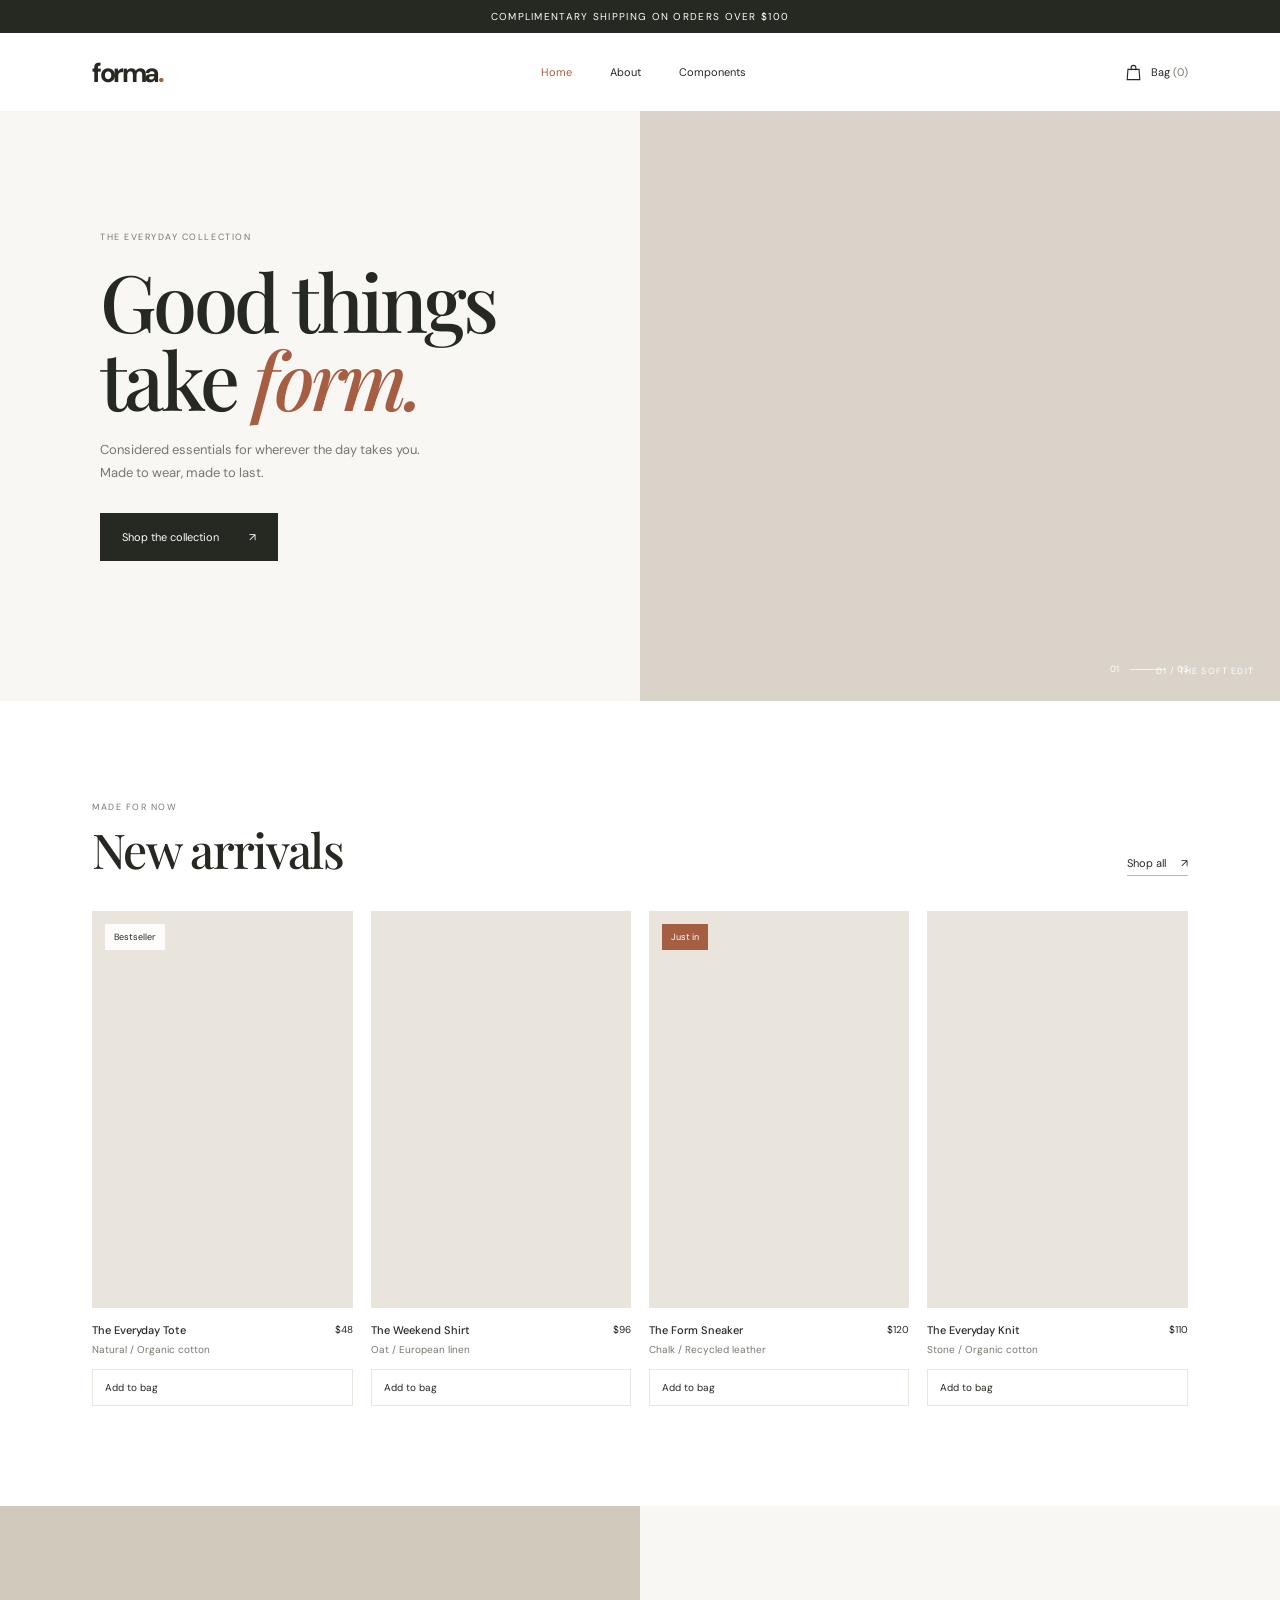
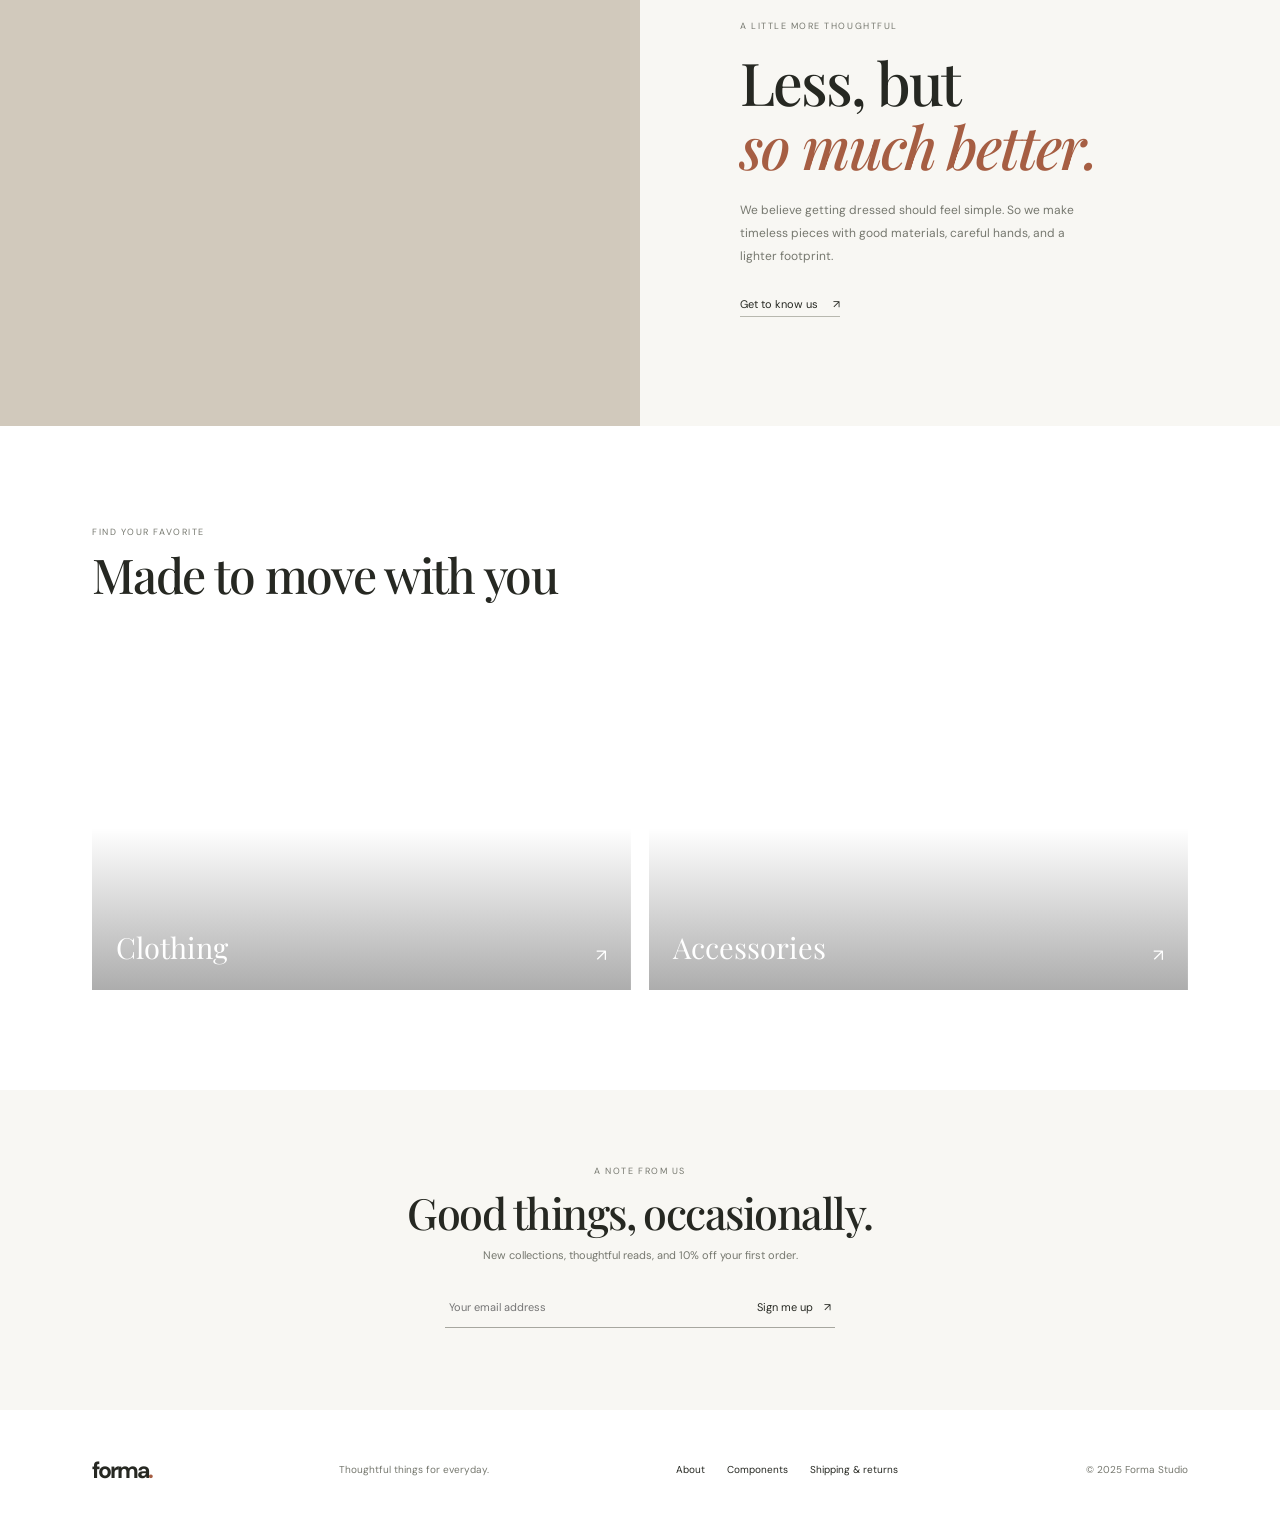
<file: website/index.html>
<!DOCTYPE html>
<html lang="en">
<head>
  <meta charset="UTF-8">
  <meta name="viewport" content="width=device-width, initial-scale=1.0">
  <meta name="description" content="Everyday pieces, thoughtfully made. Shop the latest collection at Forma.">
  <title>Forma — Everyday, elevated</title>
  <link rel="preconnect" href="https://fonts.googleapis.com">
  <link rel="preconnect" href="https://fonts.gstatic.com" crossorigin>
  <link href="https://fonts.googleapis.com/css2?family=DM+Sans:wght@400;500;600;700&family=Playfair+Display:wght@500;600&display=swap" rel="stylesheet">
  <link rel="stylesheet" href="styles.css">
</head>
<body>
  <div class="announcement">Complimentary shipping on orders over $100</div>

  <header class="site-header">
    <a class="wordmark" href="index.html" aria-label="Forma home">forma<span>.</span></a>
    <button class="menu-toggle" type="button" aria-expanded="false" aria-controls="main-nav">
      <span class="visually-hidden">Toggle navigation</span>
      <span></span><span></span>
    </button>
    <nav class="main-nav" id="main-nav" aria-label="Main navigation">
      <a href="index.html" aria-current="page">Home</a>
      <a href="about.html">About</a>
      <a href="components.html">Components</a>
    </nav>
    <button class="bag-link" type="button" aria-label="Shopping bag, 0 items">
      <svg viewBox="0 0 24 24" aria-hidden="true"><path d="M5 8h14l1 13H4L5 8Z"/><path d="M9 9V6a3 3 0 0 1 6 0v3"/></svg>
      <span>Bag <span class="bag-count" aria-live="polite">(0)</span></span>
    </button>
  </header>

  <main>
    <section class="hero" aria-labelledby="hero-title">
      <div class="hero-content">
        <p class="eyebrow">The everyday collection</p>
        <h1 id="hero-title">Good things<br>take <em>form.</em></h1>
        <p class="hero-copy">Considered essentials for wherever the day takes you. Made to wear, made to last.</p>
        <a class="button button-dark" href="#new-arrivals">Shop the collection <span aria-hidden="true">↗</span></a>
      </div>
      <div class="hero-image" role="img" aria-label="Model wearing a relaxed neutral outfit">
        <span class="image-note">01 / THE SOFT EDIT</span>
      </div>
      <div class="hero-index"><span>01</span><span class="index-line"></span><span>03</span></div>
    </section>

    <section class="featured section-wrap" id="new-arrivals">
      <div class="section-heading">
        <div>
          <p class="eyebrow">Made for now</p>
          <h2>New arrivals</h2>
        </div>
        <a class="text-link" href="#collections">Shop all <span aria-hidden="true">↗</span></a>
      </div>

      <div class="product-grid">
        <article class="product-card">
          <a class="product-image product-one" href="#collections" aria-label="Shop The Everyday Tote">
            <span class="badge">Bestseller</span>
            <span class="quick-view">View item <span aria-hidden="true">↗</span></span>
          </a>
          <div class="product-info"><div><h3>The Everyday Tote</h3><p>Natural / Organic cotton</p></div><span>$48</span></div>
          <button class="add-to-bag" type="button" data-product="The Everyday Tote" data-price="48">Add to bag</button>
        </article>
        <article class="product-card">
          <a class="product-image product-two" href="#collections" aria-label="Shop The Weekend Shirt">
            <span class="quick-view">View item <span aria-hidden="true">↗</span></span>
          </a>
          <div class="product-info"><div><h3>The Weekend Shirt</h3><p>Oat / European linen</p></div><span>$96</span></div>
          <button class="add-to-bag" type="button" data-product="The Weekend Shirt" data-price="96">Add to bag</button>
        </article>
        <article class="product-card">
          <a class="product-image product-three" href="#collections" aria-label="Shop The Form Sneaker">
            <span class="badge badge-new">Just in</span>
            <span class="quick-view">View item <span aria-hidden="true">↗</span></span>
          </a>
          <div class="product-info"><div><h3>The Form Sneaker</h3><p>Chalk / Recycled leather</p></div><span>$120</span></div>
          <button class="add-to-bag" type="button" data-product="The Form Sneaker" data-price="120">Add to bag</button>
        </article>
        <article class="product-card">
          <a class="product-image product-four" href="#collections" aria-label="Shop The Everyday Knit">
            <span class="quick-view">View item <span aria-hidden="true">↗</span></span>
          </a>
          <div class="product-info"><div><h3>The Everyday Knit</h3><p>Stone / Organic cotton</p></div><span>$110</span></div>
          <button class="add-to-bag" type="button" data-product="The Everyday Knit" data-price="110">Add to bag</button>
        </article>
      </div>
    </section>

    <section class="story" id="our-story">
      <div class="story-image" role="img" aria-label="Thoughtful, sustainable clothing details"></div>
      <div class="story-copy">
        <p class="eyebrow">A little more thoughtful</p>
        <h2>Less, but<br><em>so much better.</em></h2>
        <p>We believe getting dressed should feel simple. So we make timeless pieces with good materials, careful hands, and a lighter footprint.</p>
        <a class="text-link" href="about.html">Get to know us <span aria-hidden="true">↗</span></a>
      </div>
    </section>

    <section class="collections section-wrap" id="collections">
      <div class="section-heading">
        <div><p class="eyebrow">Find your favorite</p><h2>Made to move with you</h2></div>
      </div>
      <div class="collection-grid">
        <a href="#new-arrivals" class="collection-card collection-clothing"><span>Clothing</span><span aria-hidden="true">↗</span></a>
        <a href="#new-arrivals" class="collection-card collection-accessories"><span>Accessories</span><span aria-hidden="true">↗</span></a>
      </div>
    </section>

    <section class="newsletter">
      <p class="eyebrow">A note from us</p>
      <h2>Good things, occasionally.</h2>
      <p>New collections, thoughtful reads, and 10% off your first order.</p>
      <form class="signup-form" action="#" method="get">
        <label class="visually-hidden" for="email">Email address</label>
        <input id="email" type="email" name="email" placeholder="Your email address" required>
        <button type="submit" aria-label="Subscribe">Sign me up <span aria-hidden="true">↗</span></button>
      </form>
    </section>
  </main>

  <footer class="site-footer">
    <a class="wordmark" href="index.html" aria-label="Forma home">forma<span>.</span></a>
    <p>Thoughtful things for everyday.</p>
    <div class="footer-links"><a href="about.html">About</a><a href="components.html">Components</a><a href="#collections">Shipping & returns</a></div>
    <span class="copyright">© 2025 Forma Studio</span>
  </footer>
  <p class="site-message" role="status" aria-live="polite"></p>
  <script src="site.js" defer></script>
</body>
</html>
</file>
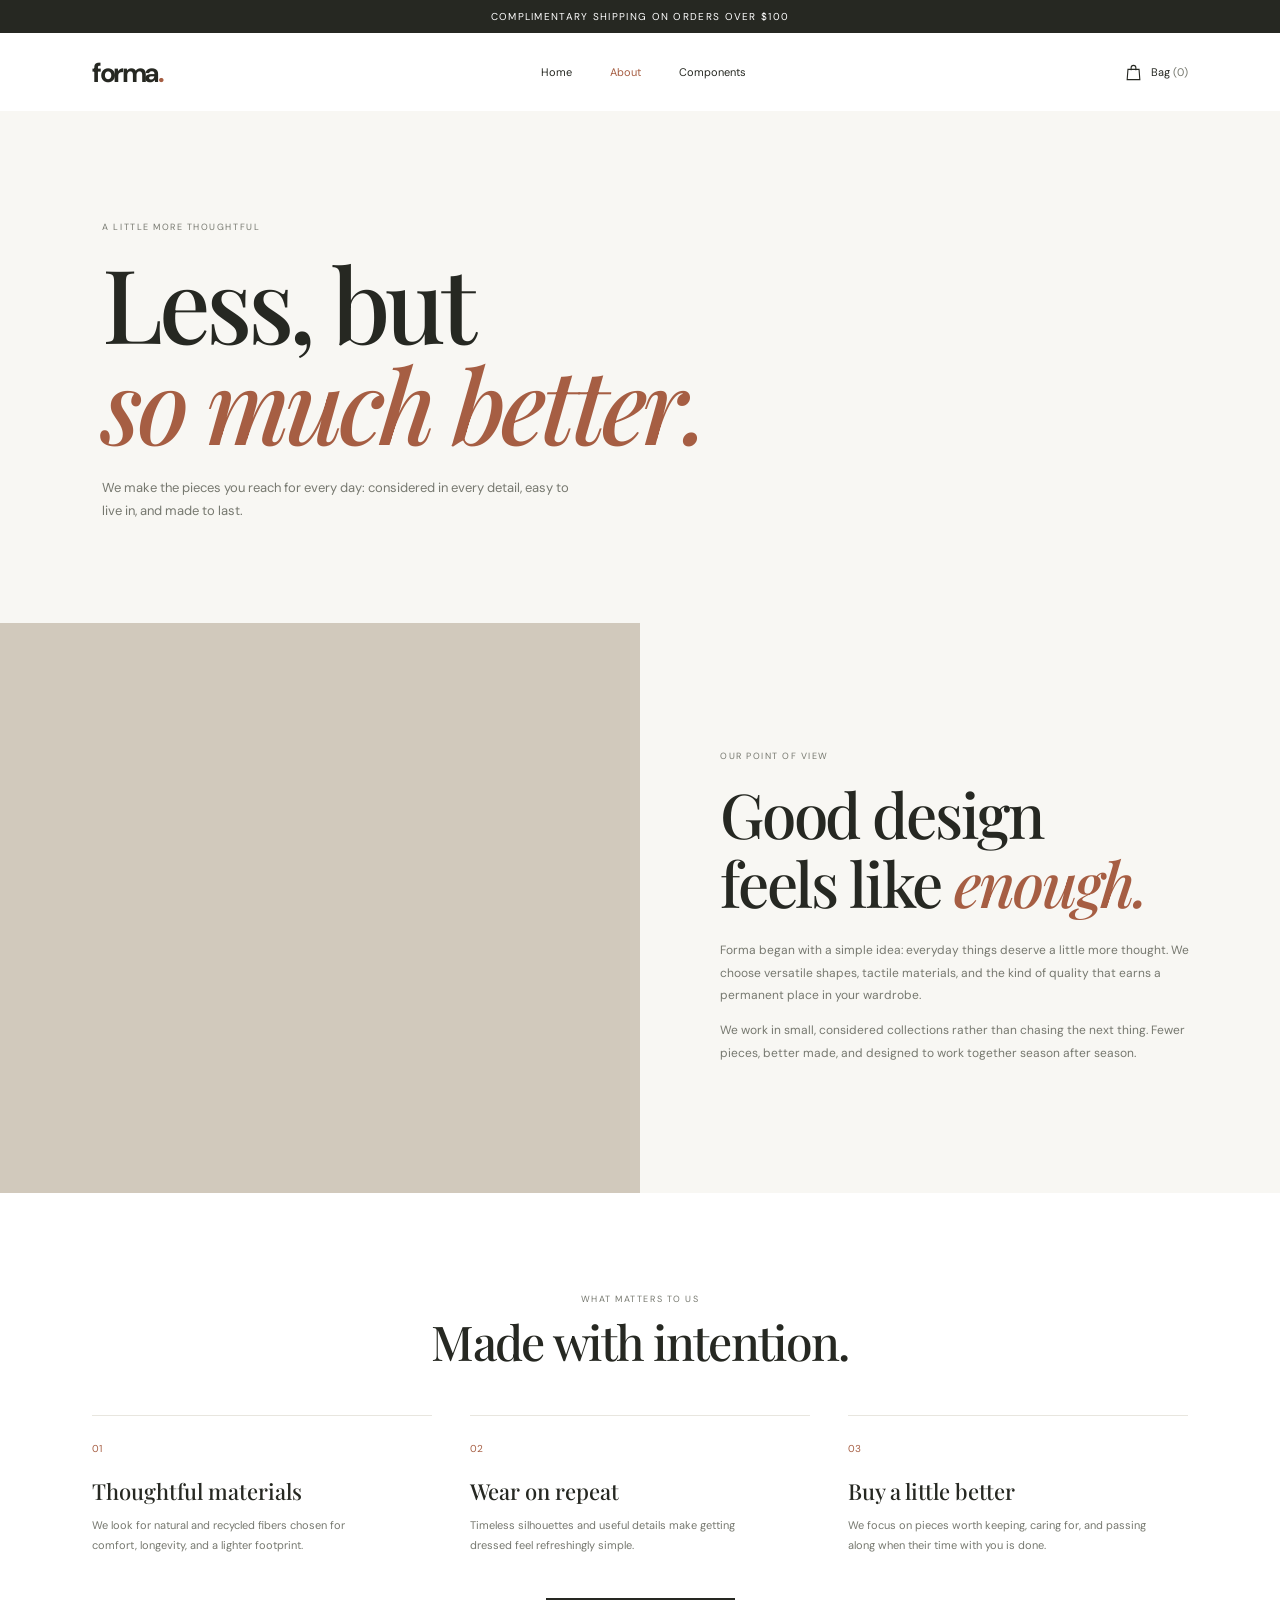
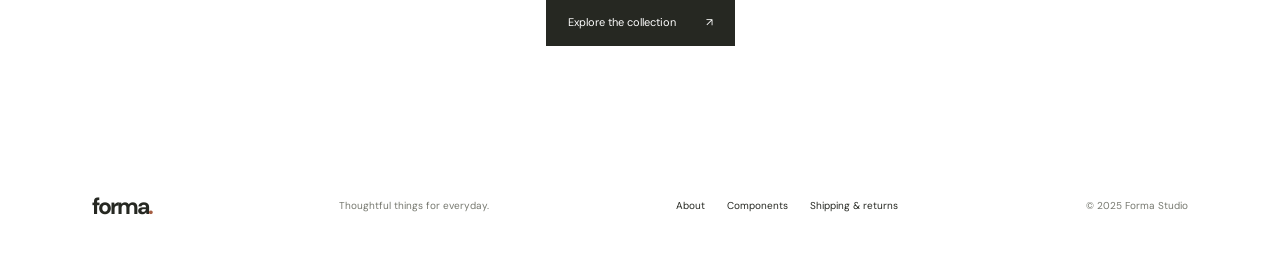
<file: website/about.html>
<!DOCTYPE html>
<html lang="en">
<head>
  <meta charset="UTF-8">
  <meta name="viewport" content="width=device-width, initial-scale=1.0">
  <meta name="description" content="Get to know Forma: thoughtful essentials, made with care and designed for everyday life.">
  <title>About — Forma</title>
  <link rel="preconnect" href="https://fonts.googleapis.com">
  <link rel="preconnect" href="https://fonts.gstatic.com" crossorigin>
  <link href="https://fonts.googleapis.com/css2?family=DM+Sans:wght@400;500;600;700&family=Playfair+Display:wght@500;600&display=swap" rel="stylesheet">
  <link rel="stylesheet" href="styles.css">
</head>
<body>
  <div class="announcement">Complimentary shipping on orders over $100</div>
  <header class="site-header">
    <a class="wordmark" href="index.html" aria-label="Forma home">forma<span>.</span></a>
    <button class="menu-toggle" type="button" aria-expanded="false" aria-controls="main-nav">
      <span class="visually-hidden">Toggle navigation</span><span></span><span></span>
    </button>
    <nav class="main-nav" id="main-nav" aria-label="Main navigation">
      <a href="index.html">Home</a>
      <a href="about.html" aria-current="page">About</a>
      <a href="components.html">Components</a>
    </nav>
    <button class="bag-link" type="button" aria-label="Shopping bag, 0 items">
      <svg viewBox="0 0 24 24" aria-hidden="true"><path d="M5 8h14l1 13H4L5 8Z"/><path d="M9 9V6a3 3 0 0 1 6 0v3"/></svg>
      <span>Bag <span class="bag-count" aria-live="polite">(0)</span></span>
    </button>
  </header>

  <main>
    <section class="page-intro about-intro">
      <p class="eyebrow">A little more thoughtful</p>
      <h1>Less, but<br><em>so much better.</em></h1>
      <p>We make the pieces you reach for every day: considered in every detail, easy to live in, and made to last.</p>
    </section>
    <section class="about-feature">
      <div class="about-image" role="img" aria-label="Friends sharing a relaxed day together"></div>
      <div class="about-copy">
        <p class="eyebrow">Our point of view</p>
        <h2>Good design<br>feels like <em>enough.</em></h2>
        <p>Forma began with a simple idea: everyday things deserve a little more thought. We choose versatile shapes, tactile materials, and the kind of quality that earns a permanent place in your wardrobe.</p>
        <p>We work in small, considered collections rather than chasing the next thing. Fewer pieces, better made, and designed to work together season after season.</p>
      </div>
    </section>
    <section class="values section-wrap">
      <p class="eyebrow">What matters to us</p>
      <h2>Made with intention.</h2>
      <div class="value-grid">
        <article><span>01</span><h3>Thoughtful materials</h3><p>We look for natural and recycled fibers chosen for comfort, longevity, and a lighter footprint.</p></article>
        <article><span>02</span><h3>Wear on repeat</h3><p>Timeless silhouettes and useful details make getting dressed feel refreshingly simple.</p></article>
        <article><span>03</span><h3>Buy a little better</h3><p>We focus on pieces worth keeping, caring for, and passing along when their time with you is done.</p></article>
      </div>
      <a class="button button-dark" href="components.html">Explore the collection <span aria-hidden="true">↗</span></a>
    </section>
  </main>

  <footer class="site-footer">
    <a class="wordmark" href="index.html" aria-label="Forma home">forma<span>.</span></a>
    <p>Thoughtful things for everyday.</p>
    <div class="footer-links"><a href="about.html">About</a><a href="components.html">Components</a><a href="index.html#collections">Shipping & returns</a></div>
    <span class="copyright">© 2025 Forma Studio</span>
  </footer>
  <p class="site-message" role="status" aria-live="polite"></p>
  <script src="site.js" defer></script>
</body>
</html>
</file>
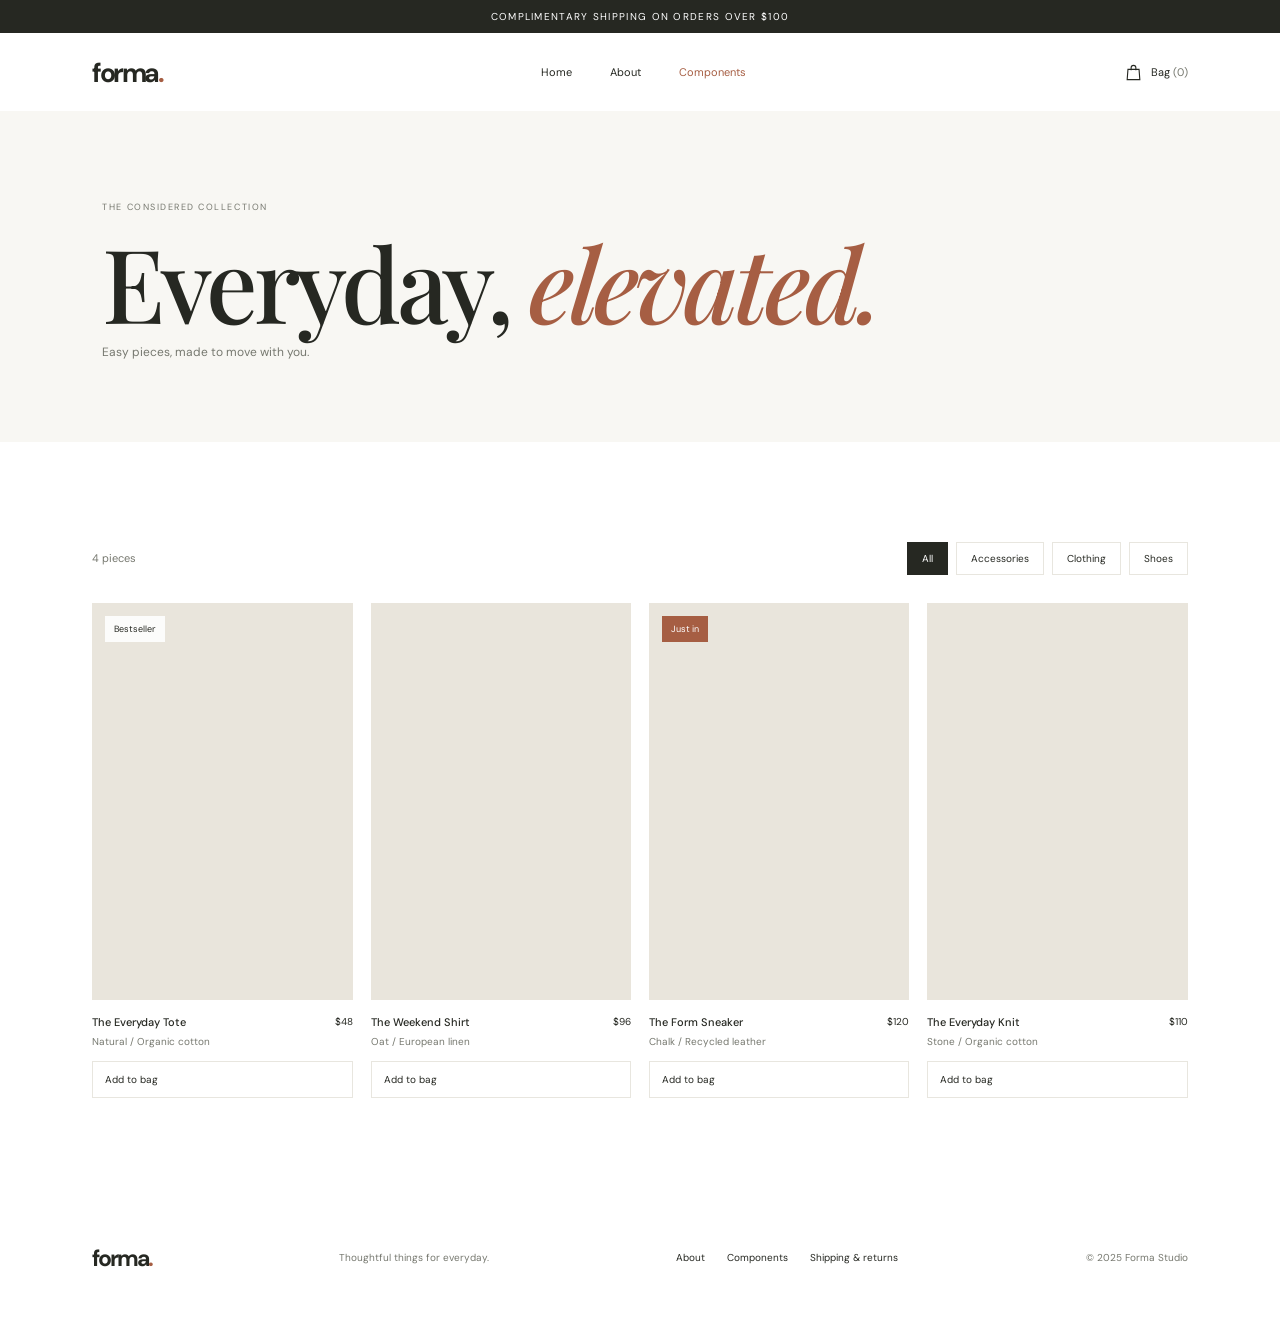
<file: website/components.html>
<!DOCTYPE html>
<html lang="en">
<head>
  <meta charset="UTF-8">
  <meta name="viewport" content="width=device-width, initial-scale=1.0">
  <meta name="description" content="Explore considered everyday clothing and accessories from Forma.">
  <title>Components — Forma</title>
  <link rel="preconnect" href="https://fonts.googleapis.com">
  <link rel="preconnect" href="https://fonts.gstatic.com" crossorigin>
  <link href="https://fonts.googleapis.com/css2?family=DM+Sans:wght@400;500;600;700&family=Playfair+Display:wght@500;600&display=swap" rel="stylesheet">
  <link rel="stylesheet" href="styles.css">
</head>
<body>
  <div class="announcement">Complimentary shipping on orders over $100</div>
  <header class="site-header">
    <a class="wordmark" href="index.html" aria-label="Forma home">forma<span>.</span></a>
    <button class="menu-toggle" type="button" aria-expanded="false" aria-controls="main-nav">
      <span class="visually-hidden">Toggle navigation</span><span></span><span></span>
    </button>
    <nav class="main-nav" id="main-nav" aria-label="Main navigation">
      <a href="index.html">Home</a>
      <a href="about.html">About</a>
      <a href="components.html" aria-current="page">Components</a>
    </nav>
    <button class="bag-link" type="button" aria-label="Shopping bag, 0 items">
      <svg viewBox="0 0 24 24" aria-hidden="true"><path d="M5 8h14l1 13H4L5 8Z"/><path d="M9 9V6a3 3 0 0 1 6 0v3"/></svg>
      <span>Bag <span class="bag-count" aria-live="polite">(0)</span></span>
    </button>
  </header>

  <main>
    <section class="catalog-intro">
      <p class="eyebrow">The considered collection</p>
      <h1>Everyday, <em>elevated.</em></h1>
      <p>Easy pieces, made to move with you.</p>
    </section>
    <section class="catalog section-wrap" aria-labelledby="catalog-title">
      <div class="catalog-toolbar">
        <h2 id="catalog-title" class="visually-hidden">Shop all products</h2>
        <p><span data-product-count>4</span> pieces</p>
        <div class="filter-controls" role="group" aria-label="Filter products">
          <button type="button" class="filter-button is-active" data-filter="all" aria-pressed="true">All</button>
          <button type="button" class="filter-button" data-filter="accessories" aria-pressed="false">Accessories</button>
          <button type="button" class="filter-button" data-filter="clothing" aria-pressed="false">Clothing</button>
          <button type="button" class="filter-button" data-filter="shoes" aria-pressed="false">Shoes</button>
        </div>
      </div>
      <div class="product-grid catalog-grid">
        <article class="product-card" data-category="accessories">
          <a class="product-image product-one" href="index.html#new-arrivals" aria-label="The Everyday Tote details"><span class="badge">Bestseller</span><span class="quick-view">View item <span aria-hidden="true">↗</span></span></a>
          <div class="product-info"><div><h3>The Everyday Tote</h3><p>Natural / Organic cotton</p></div><span>$48</span></div>
          <button class="add-to-bag" type="button" data-product="The Everyday Tote" data-price="48">Add to bag</button>
        </article>
        <article class="product-card" data-category="clothing">
          <a class="product-image product-two" href="index.html#new-arrivals" aria-label="The Weekend Shirt details"><span class="quick-view">View item <span aria-hidden="true">↗</span></span></a>
          <div class="product-info"><div><h3>The Weekend Shirt</h3><p>Oat / European linen</p></div><span>$96</span></div>
          <button class="add-to-bag" type="button" data-product="The Weekend Shirt" data-price="96">Add to bag</button>
        </article>
        <article class="product-card" data-category="shoes">
          <a class="product-image product-three" href="index.html#new-arrivals" aria-label="The Form Sneaker details"><span class="badge badge-new">Just in</span><span class="quick-view">View item <span aria-hidden="true">↗</span></span></a>
          <div class="product-info"><div><h3>The Form Sneaker</h3><p>Chalk / Recycled leather</p></div><span>$120</span></div>
          <button class="add-to-bag" type="button" data-product="The Form Sneaker" data-price="120">Add to bag</button>
        </article>
        <article class="product-card" data-category="clothing">
          <a class="product-image product-four" href="index.html#new-arrivals" aria-label="The Everyday Knit details"><span class="quick-view">View item <span aria-hidden="true">↗</span></span></a>
          <div class="product-info"><div><h3>The Everyday Knit</h3><p>Stone / Organic cotton</p></div><span>$110</span></div>
          <button class="add-to-bag" type="button" data-product="The Everyday Knit" data-price="110">Add to bag</button>
        </article>
      </div>
      <p class="empty-products" hidden>No pieces in this category just yet.</p>
    </section>
  </main>

  <footer class="site-footer">
    <a class="wordmark" href="index.html" aria-label="Forma home">forma<span>.</span></a>
    <p>Thoughtful things for everyday.</p>
    <div class="footer-links"><a href="about.html">About</a><a href="components.html">Components</a><a href="index.html#collections">Shipping & returns</a></div>
    <span class="copyright">© 2025 Forma Studio</span>
  </footer>
  <p class="site-message" role="status" aria-live="polite"></p>
  <script src="site.js" defer></script>
</body>
</html>
</file>
<file: website/styles.css>
:root {
  --ink: #262822;
  --muted: #76786f;
  --paper: #f8f7f3;
  --sand: #e9e5dc;
  --accent: #a65e43;
  --line: #e8e6df;
  --sans: "DM Sans", sans-serif;
  --serif: "Playfair Display", Georgia, serif;
}

* { box-sizing: border-box; }

html { scroll-behavior: smooth; }

body {
  margin: 0;
  color: var(--ink);
  background: #fff;
  font-family: var(--sans);
  font-size: 14px;
  -webkit-font-smoothing: antialiased;
}

a { color: inherit; text-decoration: none; }

.announcement {
  padding: 10px 20px;
  color: #fff;
  background: var(--ink);
  text-align: center;
  font-size: 10px;
  letter-spacing: .13em;
  text-transform: uppercase;
}

.site-header {
  height: 78px;
  padding: 0 7.2%;
  display: flex;
  align-items: center;
  justify-content: space-between;
  background: #fff;
}

.wordmark {
  font-size: 27px;
  font-weight: 700;
  letter-spacing: -.09em;
}

.wordmark span { color: var(--accent); }

.main-nav, .footer-links {
  display: flex;
  align-items: center;
  gap: 38px;
}

.main-nav a, .bag-link, .footer-links a {
  font-size: 11px;
  transition: color .2s ease;
}

.main-nav a:hover, .bag-link:hover, .footer-links a:hover { color: var(--accent); }
.main-nav a[aria-current="page"] { color: var(--accent); }

.bag-link {
  display: flex;
  align-items: center;
  gap: 8px;
  padding: 8px 0;
  border: 0;
  background: transparent;
  color: inherit;
  font-family: var(--sans);
  cursor: pointer;
}
.bag-link svg { width: 19px; fill: none; stroke: currentColor; stroke-width: 1.4; }
.bag-count { color: var(--muted); }
.menu-toggle { display: none; }

.hero {
  min-height: 590px;
  position: relative;
  display: grid;
  grid-template-columns: 1fr 1fr;
  background: var(--paper);
}

.hero-content {
  align-self: center;
  justify-self: center;
  width: min(440px, 78%);
  padding: 55px 0 75px;
  z-index: 1;
}

.eyebrow {
  margin: 0 0 18px;
  color: var(--muted);
  font-size: 9px;
  letter-spacing: .17em;
  text-transform: uppercase;
}

h1, h2, h3, p { margin-top: 0; }

h1, h2 {
  font-family: var(--serif);
  font-weight: 500;
}

h1 {
  margin-bottom: 20px;
  font-size: clamp(52px, 6.2vw, 84px);
  line-height: .99;
  letter-spacing: -.045em;
}

h1 em, .story-copy h2 em { color: var(--accent); font-weight: 500; }

.hero-copy {
  max-width: 350px;
  margin-bottom: 29px;
  color: var(--muted);
  font-size: 13px;
  line-height: 1.8;
}

.button {
  min-height: 48px;
  padding: 0 22px;
  display: inline-flex;
  align-items: center;
  justify-content: space-between;
  gap: 30px;
  font-size: 11px;
  transition: background .2s ease, color .2s ease;
}

.button-dark { color: #fff; background: var(--ink); }
.button-dark:hover { background: var(--accent); }

.hero-image {
  position: relative;
  min-height: 590px;
  background: #d9d3c9 url("https://images.unsplash.com/photo-1539109136881-3be0616acf4b?auto=format&fit=crop&w=1400&q=85") center 38% / cover;
}

.image-note {
  position: absolute;
  right: 26px;
  bottom: 24px;
  color: #fff;
  font-size: 9px;
  letter-spacing: .13em;
}

.hero-index {
  position: absolute;
  right: 7.2%;
  bottom: 26px;
  display: flex;
  align-items: center;
  gap: 11px;
  color: #fff;
  font-size: 9px;
}

.index-line { width: 36px; height: 1px; background: rgba(255,255,255,.7); }

.section-wrap { padding: 100px 7.2%; }

.section-heading {
  margin-bottom: 35px;
  display: flex;
  align-items: end;
  justify-content: space-between;
}

.section-heading .eyebrow { margin-bottom: 10px; }

h2 {
  margin-bottom: 0;
  font-size: clamp(32px, 4vw, 48px);
  line-height: 1.1;
  letter-spacing: -.035em;
}

.text-link {
  padding-bottom: 5px;
  border-bottom: 1px solid #b8b8af;
  font-size: 11px;
}

.text-link span { margin-left: 12px; }
.text-link:hover { color: var(--accent); border-color: var(--accent); }

.product-grid {
  display: grid;
  grid-template-columns: repeat(4, 1fr);
  gap: 18px;
}

.product-image {
  height: clamp(250px, 31vw, 410px);
  position: relative;
  display: block;
  overflow: hidden;
  background-color: var(--sand);
  background-position: center;
  background-size: cover;
}

.product-image::after {
  position: absolute;
  inset: 0;
  background: rgba(38, 40, 34, 0);
  content: "";
  transition: background .25s ease;
}

.product-image:hover::after { background: rgba(38, 40, 34, .08); }
.product-one { background-image: url("https://images.unsplash.com/photo-1590874103328-eac38a683ce7?auto=format&fit=crop&w=800&q=80"); }
.product-two { background-image: url("https://images.unsplash.com/photo-1598554747436-c9293d6a588f?auto=format&fit=crop&w=800&q=80"); }
.product-three { background-image: url("https://images.unsplash.com/photo-1549298916-b41d501d3772?auto=format&fit=crop&w=800&q=80"); }
.product-four { background-image: url("https://images.unsplash.com/photo-1576566588028-4147f3842f27?auto=format&fit=crop&w=800&q=80"); }

.badge {
  position: absolute;
  top: 13px;
  left: 13px;
  z-index: 1;
  padding: 7px 9px;
  background: rgba(255,255,255,.88);
  font-size: 9px;
}

.badge-new { color: white; background: var(--accent); }

.quick-view {
  position: absolute;
  right: 12px;
  bottom: 12px;
  left: 12px;
  z-index: 1;
  padding: 13px;
  display: flex;
  justify-content: space-between;
  color: var(--ink);
  background: rgba(255,255,255,.94);
  font-size: 10px;
  opacity: 0;
  transform: translateY(5px);
  transition: opacity .2s ease, transform .2s ease;
}

.product-image:hover .quick-view, .product-image:focus-visible .quick-view { opacity: 1; transform: translateY(0); }

.product-info {
  padding-top: 15px;
  display: flex;
  align-items: start;
  justify-content: space-between;
  gap: 8px;
}

.product-info h3 { margin-bottom: 6px; font-size: 11px; font-weight: 500; }
.product-info p, .product-info > span { margin: 0; color: var(--muted); font-size: 10px; }
.product-info > span { color: var(--ink); }

.add-to-bag {
  width: 100%;
  margin-top: 13px;
  padding: 11px 12px;
  border: 1px solid var(--line);
  background: transparent;
  color: var(--ink);
  font: 10px var(--sans);
  text-align: left;
  cursor: pointer;
  transition: border-color .2s ease, background .2s ease, color .2s ease;
}

.add-to-bag:hover, .add-to-bag:focus-visible {
  border-color: var(--ink);
  background: var(--ink);
  color: #fff;
}

.story {
  min-height: 520px;
  display: grid;
  grid-template-columns: 1fr 1fr;
  background: var(--paper);
}

.story-image {
  min-height: 520px;
  background: #d1c9bc url("https://images.unsplash.com/photo-1483985988355-763728e1935b?auto=format&fit=crop&w=1300&q=85") center 45% / cover;
}

.story-copy {
  width: min(440px, 76%);
  align-self: center;
  justify-self: center;
  padding: 65px 0;
}

.story-copy h2 { margin-bottom: 20px; font-size: clamp(38px, 4.8vw, 59px); }
.story-copy > p:not(.eyebrow) { max-width: 360px; margin-bottom: 26px; color: var(--muted); font-size: 12px; line-height: 1.9; }

.collections .section-heading { margin-bottom: 30px; }
.collection-grid { display: grid; grid-template-columns: 1fr 1fr; gap: 18px; }

.collection-card {
  min-height: 360px;
  padding: 24px;
  display: flex;
  align-items: end;
  justify-content: space-between;
  color: #fff;
  background-position: center;
  background-size: cover;
  font-family: var(--serif);
  font-size: 29px;
  transition: background-size .3s ease;
}

.collection-clothing { background-image: linear-gradient(0deg, rgba(20,20,20,.35), transparent 45%), url("https://images.unsplash.com/photo-1483985988355-763728e1935b?auto=format&fit=crop&w=1200&q=80"); }
.collection-accessories { background-image: linear-gradient(0deg, rgba(20,20,20,.35), transparent 45%), url("https://images.unsplash.com/photo-1490481651871-ab68de25d43d?auto=format&fit=crop&w=1200&q=80"); }
.collection-card > span:last-child { font-family: var(--sans); font-size: 17px; }

.newsletter {
  padding: 75px 20px 82px;
  text-align: center;
  background: var(--paper);
}

.newsletter .eyebrow { margin-bottom: 12px; }
.newsletter h2 { margin-bottom: 11px; font-size: clamp(30px, 4vw, 43px); }
.newsletter > p:not(.eyebrow) { margin-bottom: 25px; color: var(--muted); font-size: 11px; }

.signup-form {
  width: min(390px, 100%);
  margin: auto;
  display: flex;
  border-bottom: 1px solid #a7a79f;
}

.signup-form input {
  min-width: 0;
  flex: 1;
  padding: 13px 4px;
  border: 0;
  outline: 0;
  background: transparent;
  font: 11px var(--sans);
}

.signup-form button {
  border: 0;
  padding: 0 4px;
  background: transparent;
  color: var(--ink);
  font: 11px var(--sans);
  cursor: pointer;
}

.signup-form button span { margin-left: 8px; }

.site-footer {
  min-height: 120px;
  padding: 28px 7.2%;
  display: flex;
  align-items: center;
  justify-content: space-between;
  gap: 24px;
}

.site-footer .wordmark { font-size: 23px; }
.site-footer > p, .copyright { margin: 0; color: var(--muted); font-size: 10px; }
.footer-links { gap: 22px; }
.footer-links a { font-size: 10px; }

.page-intro, .catalog-intro {
  padding: 110px 8% 100px;
  background: var(--paper);
}

.page-intro h1, .catalog-intro h1 {
  max-width: 800px;
  margin-bottom: 22px;
  font-size: clamp(54px, 8vw, 104px);
}

.page-intro h1 em, .catalog-intro h1 em, .about-copy h2 em { color: var(--accent); font-weight: 500; }
.page-intro > p:last-child, .catalog-intro > p:last-child { max-width: 470px; margin-bottom: 0; color: var(--muted); font-size: 13px; line-height: 1.8; }

.about-feature { display: grid; grid-template-columns: 1fr 1fr; background: var(--paper); }
.about-image {
  min-height: 570px;
  background: #d1c9bc url("https://images.unsplash.com/photo-1483985988355-763728e1935b?auto=format&fit=crop&w=1300&q=85") center 45% / cover;
}
.about-copy { width: min(480px, 78%); align-self: center; justify-self: center; padding: 75px 0; }
.about-copy h2 { margin-bottom: 22px; font-size: clamp(40px, 5vw, 62px); }
.about-copy > p:not(.eyebrow) { color: var(--muted); font-size: 12px; line-height: 1.9; }
.about-copy > p:last-child { margin-bottom: 0; }

.values { text-align: center; }
.values > .eyebrow { margin-bottom: 10px; }
.values > h2 { margin-bottom: 48px; }
.value-grid { margin-bottom: 42px; display: grid; grid-template-columns: repeat(3, 1fr); gap: 38px; text-align: left; }
.value-grid article { padding-top: 22px; border-top: 1px solid var(--line); }
.value-grid article > span { color: var(--accent); font-size: 10px; }
.value-grid h3 { margin: 20px 0 10px; font-family: var(--serif); font-size: 22px; font-weight: 500; }
.value-grid p { max-width: 300px; margin-bottom: 0; color: var(--muted); font-size: 11px; line-height: 1.8; }

.catalog-intro { padding-top: 90px; padding-bottom: 78px; }
.catalog-intro h1 { margin-bottom: 10px; }
.catalog-intro > p:last-child { font-size: 12px; }
.catalog-toolbar { margin-bottom: 28px; display: flex; align-items: center; justify-content: space-between; gap: 24px; }
.catalog-toolbar > p { margin: 0; color: var(--muted); font-size: 11px; }
.filter-controls { display: flex; gap: 8px; }
.filter-button { padding: 9px 14px; border: 1px solid var(--line); background: transparent; color: var(--ink); font: 10px var(--sans); cursor: pointer; }
.filter-button:hover, .filter-button.is-active { border-color: var(--ink); background: var(--ink); color: #fff; }
.catalog-grid { row-gap: 38px; }
.empty-products { padding: 45px 0; color: var(--muted); font-size: 12px; text-align: center; }
.site-message { position: fixed; z-index: 5; right: 20px; bottom: 20px; max-width: min(400px, calc(100vw - 40px)); margin: 0; padding: 14px 18px; background: var(--ink); color: #fff; font-size: 11px; line-height: 1.6; }
.site-message:empty { display: none; }

.visually-hidden {
  position: absolute;
  width: 1px;
  height: 1px;
  padding: 0;
  margin: -1px;
  overflow: hidden;
  clip: rect(0, 0, 0, 0);
  white-space: nowrap;
  border: 0;
}

@media (max-width: 800px) {
  .site-header { height: 68px; padding: 0 5%; }
  .main-nav { gap: 18px; }
  .hero { min-height: 500px; grid-template-columns: .9fr 1.1fr; }
  .hero-image { min-height: 500px; }
  .hero-content { width: 82%; }
  .section-wrap { padding: 75px 5%; }
  .product-grid { grid-template-columns: repeat(2, 1fr); row-gap: 28px; }
  .product-image { height: clamp(280px, 55vw, 430px); }
  .site-footer { padding: 28px 5%; flex-wrap: wrap; }
  .page-intro, .catalog-intro { padding-right: 5%; padding-left: 5%; }
}

@media (max-width: 560px) {
  .announcement { font-size: 8px; }
  .site-header { height: 62px; }
  .wordmark { font-size: 24px; }
  .site-header { position: relative; }
  .menu-toggle {
    width: 34px;
    height: 34px;
    margin-left: auto;
    padding: 8px 5px;
    display: flex;
    flex-direction: column;
    justify-content: center;
    gap: 5px;
    border: 0;
    background: transparent;
    cursor: pointer;
  }
  .menu-toggle > span:not(.visually-hidden) { width: 22px; height: 1px; background: var(--ink); }
  .main-nav {
    position: absolute;
    z-index: 4;
    top: 100%;
    right: 0;
    left: 0;
    padding: 0 5%;
    display: none;
    align-items: stretch;
    gap: 0;
    background: #fff;
    box-shadow: 0 12px 18px rgba(38, 40, 34, .08);
  }
  .main-nav.is-open { display: flex; flex-direction: column; }
  .main-nav a { padding: 15px 0; border-top: 1px solid var(--line); }
  .bag-link { margin-left: 12px; }
  .hero { min-height: auto; grid-template-columns: 1fr; }
  .hero-content { width: 84%; padding: 58px 0 45px; }
  h1 { font-size: 64px; }
  .hero-image { min-height: 390px; }
  .hero-index { right: 6%; bottom: 20px; }
  .section-wrap { padding: 64px 5%; }
  .section-heading { margin-bottom: 24px; }
  .section-heading h2 { font-size: 34px; }
  .product-grid { gap: 25px 12px; }
  .product-image { height: 57vw; min-height: 210px; }
  .quick-view { display: none; }
  .product-info { padding-top: 11px; }
  .product-info h3 { font-size: 10px; }
  .product-info p, .product-info > span { font-size: 9px; }
  .story { grid-template-columns: 1fr; }
  .story-image { min-height: 360px; }
  .story-copy { width: 84%; padding: 53px 0 62px; }
  .collection-grid { grid-template-columns: 1fr; gap: 12px; }
  .collection-card { min-height: 310px; }
  .newsletter { padding: 63px 8%; }
  .site-footer { justify-content: center; text-align: center; }
  .site-footer .wordmark { flex-basis: 100%; }
  .site-footer > p { flex-basis: 100%; margin-top: -18px; }
  .footer-links { flex-wrap: wrap; justify-content: center; }
  .copyright { flex-basis: 100%; }
  .page-intro { padding-top: 75px; padding-bottom: 70px; }
  .page-intro h1, .catalog-intro h1 { font-size: 57px; }
  .about-feature { grid-template-columns: 1fr; }
  .about-image { min-height: 360px; }
  .about-copy { width: 84%; padding: 55px 0; }
  .value-grid { grid-template-columns: 1fr; gap: 28px; }
  .values > h2 { margin-bottom: 34px; }
  .catalog-intro { padding-top: 65px; padding-bottom: 58px; }
  .catalog-toolbar { align-items: flex-start; flex-direction: column; gap: 16px; }
  .filter-controls { width: 100%; flex-wrap: wrap; }
  .filter-button { flex: 1; padding: 9px 8px; }
}

@media (prefers-reduced-motion: reduce) {
  *, *::before, *::after { scroll-behavior: auto !important; transition-duration: .01ms !important; }
}
</file>
